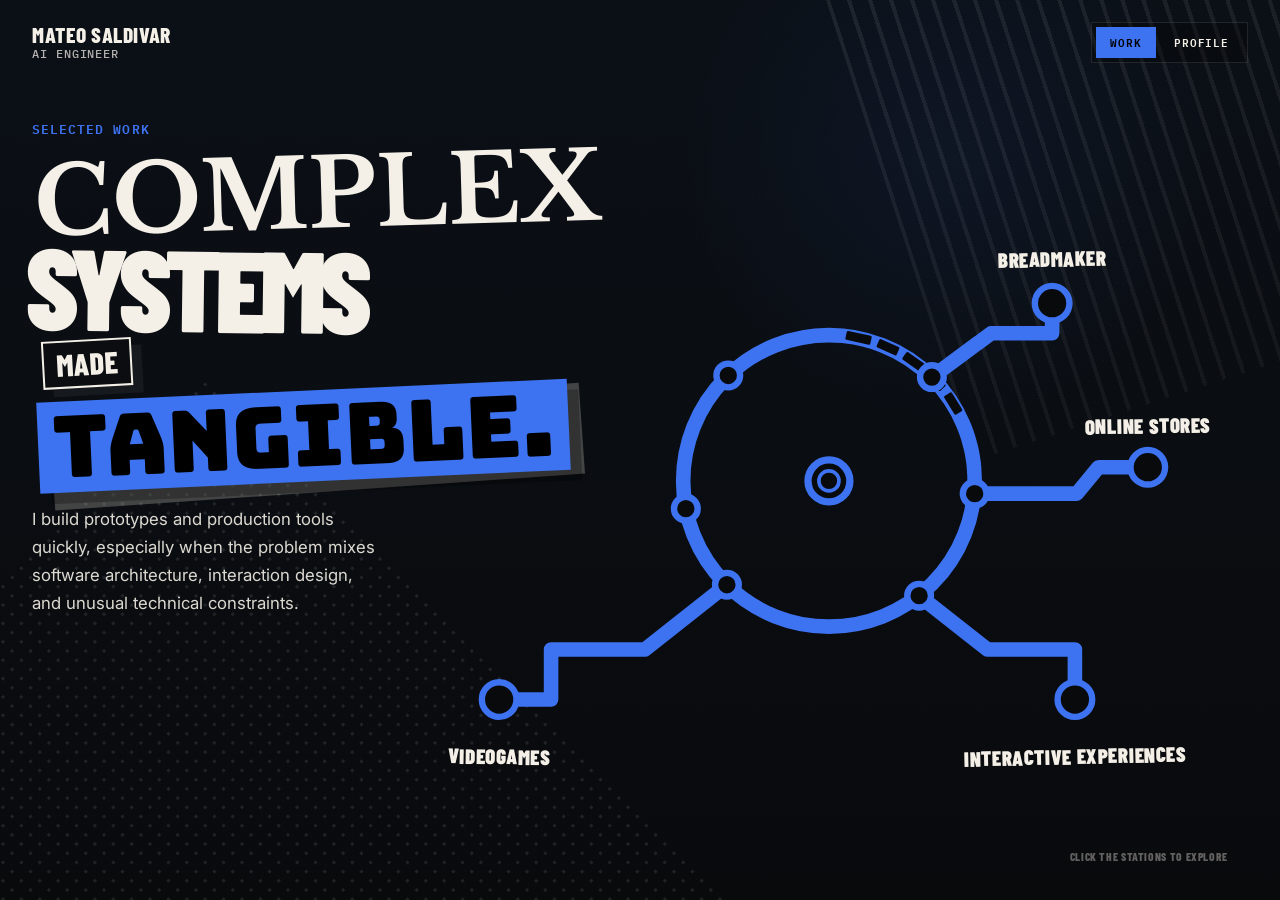
<file: index.html>
<!doctype html>
<html lang="en">
<head>
  <meta charset="utf-8" />
  <meta name="viewport" content="width=device-width, initial-scale=1" />
  <meta name="theme-color" content="#090a0c" />
  <meta name="description" content="Mateo Saldivar — AI engineer portfolio." />
  <link rel="canonical" href="https://pentaenix.github.io/prototypes/" />
  <meta property="og:url" content="https://pentaenix.github.io/prototypes/" />
  <title>Mateo Saldivar — AI Engineer</title>
  <link rel="preconnect" href="https://fonts.googleapis.com">
  <link rel="preconnect" href="https://fonts.gstatic.com" crossorigin>
  <link href="https://fonts.googleapis.com/css2?family=Barlow+Condensed:wght@700;800;900&family=Bungee&family=IBM+Plex+Mono:wght@400;500;600&family=Inter:wght@400;500;600;700&family=Libre+Baskerville:wght@700&display=swap" rel="stylesheet">
  <link rel="stylesheet" href="./styles.css" />
</head>
<body>
  <main class="shell" id="shell" data-mode="home">
    <div class="background" aria-hidden="true">
      <div class="background__plane"></div>
      <div class="background__grain"></div>
      
      <div class="background__dots"></div>
      <div class="background__lines"></div>
    </div>

    <header class="topbar">
      <a class="brand" href="#" aria-label="Mateo Saldivar home">
        <span class="brand__name">MATEO SALDIVAR</span>
        <span class="brand__role">AI ENGINEER</span>
      </a>
      <nav class="nav" aria-label="Primary">
        <button class="nav__item is-active" id="nav-work" type="button">WORK</button>
        <button class="nav__item" id="nav-profile" type="button" aria-expanded="false" aria-controls="profile-panel">PROFILE</button>
      </nav>
    </header>

    <section class="hero">
      <div class="hero__copy">
        <p class="eyebrow">SELECTED WORK</p>
        <h1 class="hero-title" aria-label="Complex systems made tangible.">
          <span class="hero-title__serif">COMPLEX</span>
          <span class="hero-title__block">SYSTEMS</span>
          <span class="hero-title__made">MADE</span>
          <span class="hero-title__accent-wrap"><span class="hero-title__accent-shadow" aria-hidden="true"></span><span class="hero-title__accent">TANGIBLE.</span></span>
        </h1>
        <p class="hero__lede">I build prototypes and production tools quickly, especially when the problem mixes software architecture, interaction design, and unusual technical constraints.</p>
      </div>

      <section class="workbench" id="work-map" aria-label="Portfolio metro map">
        <div class="map-stage" id="map-stage">
          <svg class="metro-map__svg" viewBox="0 0 1000 760" aria-hidden="true">
            <g id="metro-base"></g>
            <g id="metro-selection"></g>
            <g id="metro-train-layer"></g>
            <g id="metro-masks"></g>
            <g id="metro-rings"></g>
            <g id="metro-labels"></g>
          </svg>
          <div class="metro-map__hotspots" id="metro-hotspots"></div>
          <div class="metro-tooltip" id="metro-tooltip" aria-hidden="true">
            <span class="metro-tooltip__title" id="tooltip-title"></span>
            <span class="metro-tooltip__subtitle" id="tooltip-subtitle"></span>
          </div>
          <p class="map-hint" aria-hidden="true">CLICK THE STATIONS TO EXPLORE</p>

          <aside class="preview-panel" id="preview-panel" aria-hidden="true">
            <div class="preview-panel__paper preview-panel__paper--back" aria-hidden="true"></div>
            <div class="preview-panel__paper preview-panel__paper--front" aria-hidden="true"></div>
            <button class="preview-panel__close" id="preview-close" type="button" aria-label="Close preview">×</button>
            <span class="preview-panel__kicker" id="preview-kicker"></span>
            <h2 class="preview-panel__title" id="preview-title"></h2>
            <div class="preview-panel__image" id="preview-image"></div>
            <p class="preview-panel__description" id="preview-description"></p>
            <button class="preview-panel__enter" id="preview-enter" type="button">
              <span>ENTER SECTION</span><span aria-hidden="true">↗</span>
            </button>
          </aside>
        </div>
      </section>
    </section>
  </main>

  <div class="profile-overlay" id="profile-overlay" aria-hidden="true">
    <button class="profile-overlay__backdrop" id="profile-backdrop" type="button" aria-label="Close profile"></button>
    <aside class="profile-panel" id="profile-panel" role="dialog" aria-modal="true" aria-labelledby="profile-title">
      <div class="profile-panel__shadow" aria-hidden="true"></div>
      <div class="profile-panel__paper">
        <button class="profile-panel__close" id="profile-close" type="button" aria-label="Close profile">×</button>
        <p class="profile-panel__kicker">PROFILE</p>
        <h2 id="profile-title">MATEO<br><span>SALDIVAR</span></h2>
        <p class="profile-panel__role">AI ENGINEER / INTERACTIVE SYSTEMS</p>
        <p class="profile-panel__intro">I build working prototypes, internal tools, AI workflows, and interactive systems. I work directly in code, taking ambiguous problems from definition through implementation, iteration, and rollout.</p>
        <p class="profile-panel__intro">My background spans infrastructure and developer tooling, AI training and evaluation systems, gameplay AI, editor tools, web products, and game prototypes across Python, TypeScript, C#, C++, Unity, Unreal, and cloud platforms.</p>
        <div class="profile-panel__proof">
          <span>GAME AI UNCOVERED</span>
          <strong>CONTRIBUTING AUTHOR · VOLUMES 4, 5 &amp; 6</strong>
          <small>Utility AI · LLM-driven NPC behavior · believable animal behavior</small>
        </div>
        <div class="profile-panel__links">
          <a href="https://github.com/pentaenix" target="_blank" rel="noreferrer">GITHUB <span aria-hidden="true">↗</span></a>
          <a href="https://zirodev.itch.io/" target="_blank" rel="noreferrer">ITCH.IO <span aria-hidden="true">↗</span></a>
        </div>
      </div>
    </aside>
  </div>

  <section class="detail-view" id="detail-view" aria-hidden="true">
    <button class="detail-view__return" id="return-detail" type="button"><span aria-hidden="true">↙</span><span>RETURN TO MAP</span></button>
    <div class="detail-view__body">
      <p class="eyebrow">SECTION</p>
      <h2 id="detail-title"></h2>
      <p class="detail-view__statement" id="detail-statement"></p>
      <div class="detail-view__gallery" id="detail-gallery"></div>
    </div>
  </section>

  <div class="project-overlay" id="project-overlay" aria-hidden="true">
    <button class="project-overlay__backdrop" id="project-backdrop" type="button" aria-label="Close project"></button>
    <article class="project-panel" role="dialog" aria-modal="true" aria-labelledby="project-title">
      <div class="project-panel__shadow" aria-hidden="true"></div>
      <div class="project-panel__paper">
        <button class="project-panel__close" id="project-close" type="button" aria-label="Close project">×</button>
        <p class="project-panel__kicker" id="project-kicker"></p>
        <h2 id="project-title"></h2>
        <p class="project-panel__summary" id="project-summary"></p>
        <div class="project-panel__media" id="project-media"></div>
        <div class="project-panel__actions" id="project-actions"></div>
      </div>
    </article>
  </div>

  <div class="media-viewer" id="media-viewer" aria-hidden="true">
    <button class="media-viewer__backdrop" id="media-viewer-backdrop" type="button" aria-label="Close media viewer"></button>
    <div class="media-viewer__stage" role="dialog" aria-modal="true" aria-label="Project media viewer">
      <button class="media-viewer__close" id="media-viewer-close" type="button" aria-label="Close media viewer">×</button>
      <button class="media-viewer__nav media-viewer__nav--prev" id="media-viewer-prev" type="button" aria-label="Previous media">‹</button>
      <div class="media-viewer__content" id="media-viewer-content"></div>
      <button class="media-viewer__nav media-viewer__nav--next" id="media-viewer-next" type="button" aria-label="Next media">›</button>
      <div class="media-viewer__meta">
        <span class="media-viewer__caption" id="media-viewer-caption"></span>
        <span class="media-viewer__count" id="media-viewer-count"></span>
      </div>
    </div>
  </div>

  <div class="strike" id="strike" aria-hidden="true">
    <div class="strike__fill"></div>
    <div class="strike__block strike__block--top"></div>
    <div class="strike__block strike__block--bottom"></div>
    <div class="strike__block strike__block--top-accent"></div>
    <div class="strike__block strike__block--bottom-accent"></div>
    <div class="strike__title" id="strike-title"></div>
  </div>

  <script src="./app.js" defer></script>
</body>
</html>
</file>
<file: styles.css>
:root {
  --bg: #090a0c;
  --paper: #f4f0e7;
  --muted: rgba(244,240,231,.72);
  --signal: #3d73f1;
  --transition: #000000;
  --transition-text: #ffffff;
  --edge: rgba(255,255,255,.1);
  --display: 'Barlow Condensed', Impact, sans-serif;
  --display-track: .045em;
  --serif: 'Libre Baskerville', Georgia, serif;
  --body: 'Inter', system-ui, sans-serif;
  --mono: 'IBM Plex Mono', monospace;
  --accent: 'Bungee', 'Barlow Condensed', sans-serif;
  --ease: cubic-bezier(.22,.76,.18,1);
  --impact: cubic-bezier(.2,.9,.12,1);
  color-scheme: dark;
}

* { box-sizing: border-box; }
html, body { width: 100%; height: 100%; margin: 0; overflow: hidden; background: var(--bg); color: var(--paper); font-family: var(--body); }
a { color: inherit; text-decoration: none; }
button { font: inherit; }

.shell { position: relative; min-height: 100vh; overflow: hidden; isolation: isolate; }
.background { position: absolute; inset: 0; pointer-events: none; }
.background__plane {
  position: absolute; inset: 0;
  background:
    radial-gradient(circle at 74% 18%, rgba(61,115,241,.07), transparent 22%),
    linear-gradient(180deg, #0b1017 0%, #090a0c 100%);
}
.background__grain {
  position: absolute; inset: 0;
  background-image: radial-gradient(rgba(255,255,255,.06) 1.25px, transparent 1.25px);
  background-size: 7px 7px;
  opacity: .08;
}
.background__dots {
  position: absolute; left: -13vw; bottom: -29vw;
  width: min(58vw, 790px); height: min(58vw, 790px);
  transform: rotate(45deg);
  opacity: .22;
  background-image: radial-gradient(rgba(255,255,255,.42) 1.55px, transparent 1.55px);
  background-size: 13px 13px;
}
.background__lines {
  position: absolute; right: -14vw; top: -16vw;
  width: min(46vw, 620px); height: min(46vw, 620px);
  transform: rotate(-18deg);
  opacity: .2;
  background: repeating-linear-gradient(90deg, rgba(255,255,255,.44) 0 4px, transparent 4px 20px);
  mask-image: linear-gradient(180deg, rgba(0,0,0,.95), rgba(0,0,0,.5));
}

.topbar {
  position: relative; z-index: 10;
  display: flex; justify-content: space-between; align-items: center;
  padding: 22px 32px;
}
.brand { display: grid; gap: 4px; }
.brand__name { font: 800 1.34rem/.85 var(--display); letter-spacing: .03em; }
.brand__role { font: 500 .72rem/1 var(--mono); letter-spacing: .08em; color: var(--muted); }
.nav { display: inline-flex; gap: 4px; border: 1px solid var(--edge); background: rgba(0,0,0,.28); padding: 4px; }
.nav__item { padding: 10px 14px; border: 0; background: transparent; color: var(--paper); font: 600 .68rem/1 var(--mono); letter-spacing: .08em; cursor: pointer; }
.nav__item:hover { background: rgba(255,255,255,.07); }
.nav__item.is-active { background: var(--signal); color: #000; }

.hero {
  position: relative; z-index: 1;
  max-width: 1580px; height: calc(100vh - 88px); margin: 0 auto;
  padding: 18px 32px 28px;
  display: grid; grid-template-columns: minmax(360px,450px) minmax(0,1fr);
  gap: 0; align-items: center;
}
.hero__copy { position: relative; z-index: 5; align-self: start; padding-top: 20px; }
.eyebrow { margin: 0 0 16px; color: var(--signal); font: 600 .82rem/1 var(--mono); letter-spacing: .08em; }
.hero-title { display: grid; gap: 2px; margin: 0; text-transform: uppercase; }
.hero-title__serif { font: 700 clamp(3.4rem,7.4vw,6rem)/.92 var(--serif); transform: rotate(-1.7deg) translateX(2px); }
.hero-title__block { font: 900 clamp(4.4rem,9.4vw,7.2rem)/.82 var(--display); letter-spacing: -.055em; transform: rotate(.7deg) translateX(-6px); }
.hero-title__made {
  justify-self: start; padding: 7px 12px 6px;
  border: 2px solid var(--paper); background: #0b0d10;
  font: 800 clamp(1.3rem,2.4vw,1.92rem)/1 var(--display);
  transform: rotate(-3.2deg) translate(10px,2px);
  box-shadow: 10px 8px 0 rgba(255,255,255,.05);
}
.hero-title__accent-wrap {
  position: relative; justify-self: start; display: inline-grid;
  margin-top: 4px; transform: rotate(-2.6deg) translateX(6px);
  isolation: isolate;
}
.hero-title__accent-shadow {
  position: absolute; inset: 0;
  background: rgba(244,240,231,.24);
  transform: translate(13px,11px) rotate(-1.4deg);
  z-index: 0;
  pointer-events: none;
}
.hero-title__accent {
  position: relative; z-index: 1;
  display: block; padding: .08em .17em .06em;
  background: var(--signal); color: #000;
  font: 400 clamp(3.15rem,7.1vw,5.35rem)/.92 var(--accent);
  box-shadow: 11px 11px 0 rgba(0,0,0,.26);
}
.hero__lede { max-width: 32ch; margin: 24px 0 0; color: rgba(244,240,231,.9); font-size: 1.05rem; line-height: 1.66; }

.workbench {
  position: relative; height: min(86vh,840px);
  display: flex; align-items: center; justify-content: center;
  margin-left: -145px;
}
.map-stage { position: relative; width: min(100%,1130px); height: min(86vh,840px); }
.metro-map__svg { display: block; width: 100%; height: 100%; overflow: visible; }
.metro-map__hotspots { position: absolute; inset: 0; pointer-events: none; }

.metro-loop, .metro-branch {
  fill: none; stroke: var(--signal); stroke-width: 16;
  stroke-linecap: round; stroke-linejoin: round;
}
.selection-path {
  fill: none; stroke: var(--signal); stroke-width: 18;
  stroke-linecap: round; stroke-linejoin: round;
  filter: drop-shadow(0 0 7px rgba(61,115,241,.22));
}
.station-mask, .node-mask, .hub-mask { fill: var(--bg); }
.station-ring, .node-ring, .hub-ring, .hub-inner-ring { fill: none; stroke: var(--signal); }
.station-ring, .node-ring { stroke-width: 7; }
.hub-ring { stroke-width: 8; }
.hub-inner-ring { stroke-width: 4; }
.station-node.is-selected .station-ring { stroke-width: 9; }
.station-hit-svg { fill: transparent; stroke: none; cursor: pointer; pointer-events: all; outline: none; }
.station-hit-svg:focus-visible { stroke: rgba(255,255,255,.65); stroke-width: 2; }
.metro-label { overflow: visible; pointer-events: all; cursor: pointer; outline: none; }
.metro-label-html {
  width: 100%; height: 100%;
  display: flex; align-items: center; justify-content: center;
  color: var(--paper);
  font-family: var(--display); font-weight: 900;
  letter-spacing: .025em; font-size: 23px;
  line-height: .95;
  white-space: nowrap;
}
.metro-label.is-selected .metro-label-html,
.metro-label.is-hover .metro-label-html { color: var(--paper); }
.label-char { display: inline-block; transform-origin: 50% 100%; }
.metro-label.is-arriving .label-char {
  animation: labelHop .26s cubic-bezier(.2,.8,.2,1) both;
  animation-delay: calc(var(--i) * 18ms);
}
@keyframes labelHop {
  0%,100% { transform: translateY(0) scaleY(1); }
  42% { transform: translateY(-10px) scaleY(1.04); }
  68% { transform: translateY(1px) scaleY(.98); }
}
.train-car { fill: #090a0c; }
.train-car--lead { width: 28px; }

.metro-tooltip {
  position: absolute; z-index: 8;
  min-width: 190px; max-width: 230px;
  padding: 10px 12px;
  border: 1px solid rgba(61,115,241,.48);
  background: rgba(9,10,12,.96);
  opacity: 0; pointer-events: none;
  transform: translate(-50%,-50%) scale(.96);
  transition: opacity .16s ease, transform .16s ease;
}
.metro-tooltip.is-visible { opacity: 1; transform: translate(-50%,-50%) scale(1); }
.metro-tooltip[data-side='top'] { margin-top: -58px; }
.metro-tooltip[data-side='bottom'] { margin-top: 58px; }
.metro-tooltip__title { display: block; font: 800 .92rem/1 var(--display); letter-spacing: .04em; }
.metro-tooltip__subtitle { display: block; margin-top: 6px; color: rgba(244,240,231,.7); font: 500 .72rem/1.3 var(--body); }
.map-hint {
  position: absolute; right: 20px; bottom: 14px; z-index: 6;
  margin: 0; color: rgba(244,240,231,.38);
  font: 800 .72rem/1 var(--display); letter-spacing: .055em;
  text-transform: uppercase; pointer-events: none;
  transition: opacity .18s ease;
}
.workbench.has-preview .map-hint { opacity: 0; }


 .preview-panel[hidden] { display: none !important; }
.preview-panel {
  position: absolute; right: 18px; bottom: 10px; z-index: 12;
  width: min(390px,43%); padding: 24px 26px 24px;
  background: transparent; color: #090a0c;
  isolation: isolate;
  transform: translate(125%,125%) rotate(-9deg);
  pointer-events: none;
  will-change: transform;
}
.workbench.has-preview .preview-panel {
  transform: translate(0,0) rotate(-1.8deg);
  pointer-events: auto;
  animation: paperSlapIn .34s both;
}
.preview-panel.is-closing {
  pointer-events: none;
  animation: paperRipOut .22s both;
}
.preview-panel__paper { position: absolute; pointer-events: none; }
.preview-panel__paper--back {
  inset: 16px -16px -16px 16px;
  z-index: 0;
  background: var(--signal);
  clip-path: polygon(4% 0,100% 0,100% 91%,95% 100%,0 100%,0 7%);
  transform: rotate(1.8deg);
  transform-origin: center;
  will-change: transform;
}
.workbench.has-preview .preview-panel__paper--back { animation: paperBackSettle .38s both; }
.preview-panel.is-closing .preview-panel__paper--back { animation: paperBackChase .24s both; }
.preview-panel__paper--front {
  inset: 0;
  z-index: 1;
  height: auto;
  background: var(--paper);
  clip-path: polygon(4% 0,100% 0,100% 91%,95% 100%,0 100%,0 7%);
  transform: none;
  box-shadow: 18px 20px 0 rgba(0,0,0,.3);
}
.preview-panel > :not(.preview-panel__paper) { position: relative; z-index: 2; }
.preview-panel__close {
  position: absolute !important; right: 18px; top: 18px; z-index: 3 !important;
  width: auto; height: auto; padding: 0;
  border: 0; border-radius: 0;
  background: transparent; color: #090a0c;
  font: 900 1.48rem/.9 var(--display); cursor: pointer;
  transform: rotate(6deg);
  transition: transform .14s ease;
}
.preview-panel__close:hover { background: transparent; color: #090a0c; transform: rotate(-5deg) scale(1.08); }
.preview-panel__kicker {
  display: inline-block; padding: 6px 9px;
  border: 0; background: #090a0c; color: var(--paper);
  font: 700 .66rem/1 var(--mono); letter-spacing: .1em;
}
.preview-panel__title {
  margin: 18px 46px 0 0;
  font: 900 clamp(2.5rem,3.7vw,3.7rem)/.8 var(--display);
  letter-spacing: -.035em; text-transform: uppercase;
  transform: rotate(-1.2deg); transform-origin: left center;
}
.preview-panel__image {
  margin-top: 18px; overflow: hidden; background: transparent;
  border: 0;
}
.preview-visual {
  width: 100%; aspect-ratio: 16/9;
  border: 0; background: transparent;
  overflow: hidden;
}
.preview-visual img, .preview-visual video {
  display: block; width: 100%; height: 100%;
  object-fit: cover; object-position: center center;
  background: transparent; border: 0; outline: 0;
}
.preview-visual--placeholder { display: grid; place-content: center; gap: 14px; padding: 18px; text-align: center; }
.preview-visual__badge { justify-self: center; display: inline-flex; padding: 5px 7px; background: var(--signal); font: 700 .58rem/1 var(--mono); letter-spacing: .08em; }
.preview-visual--placeholder strong { font: 800 .9rem/1.3 var(--mono); max-width: 24ch; }
.preview-panel__description { margin: 17px 0 0; line-height: 1.5; color: rgba(9,10,12,.82); }
.preview-panel__enter {
  position: relative; display: flex; align-items: center; justify-content: space-between;
  overflow: hidden; width: 100%; margin-top: 17px; padding: 14px 16px;
  border: 2px solid #090a0c; background: #fff; color: #090a0c;
  font: 700 .76rem/1 var(--mono); letter-spacing: .08em; cursor: pointer;
}
.preview-panel__enter::before {
  content: ''; position: absolute; inset: 0 auto 0 0;
  width: 0; background: #090a0c; transition: width .3s var(--ease); z-index: 0;
}
.preview-panel__enter span { position: relative; z-index: 1; }
.preview-panel__enter:hover { color: #fff; }
.preview-panel__enter:hover::before { width: 100%; }


/* Shared paper motion: attack -> overshoot -> counter-rotate -> settle. */
@keyframes paperSlapIn {
  0% { transform: translate(130%,130%) rotate(-10deg); }
  55% { transform: translate(-20px,-14px) rotate(2.2deg); }
  78% { transform: translate(6px,4px) rotate(-3.2deg); }
  100% { transform: translate(0,0) rotate(-1.8deg); }
}
@keyframes paperSlapInCentered {
  0% { transform: translate(128%,-48%) rotate(10deg); }
  55% { transform: translate(-20px,-52%) rotate(1.8deg); }
  78% { transform: translate(6px,-49.5%) rotate(-3.3deg); }
  100% { transform: translate(0,-50%) rotate(-1.8deg); }
}
@keyframes paperSlapInProject {
  0% { transform: translate(126%,-47%) rotate(9deg); }
  55% { transform: translate(-22px,-52%) rotate(1.6deg); }
  78% { transform: translate(7px,-49.5%) rotate(-2.7deg); }
  100% { transform: translate(0,-50%) rotate(-1.15deg); }
}
@keyframes paperBackSettle {
  0% { transform: translate(-28px,-18px) rotate(8deg) scale(1.035); }
  48% { transform: translate(12px,8px) rotate(-2.2deg) scale(1.01); }
  78% { transform: translate(-3px,-2px) rotate(2.7deg); }
  100% { transform: translate(0,0) rotate(1.8deg); }
}
@keyframes paperRipOut {
  0% { transform: translate(0,0) rotate(-1.8deg); }
  18% { transform: translate(-7px,-5px) rotate(-3deg); }
  100% { transform: translate(132%,128%) rotate(11deg); }
}
@keyframes paperRipOutCentered {
  0% { transform: translate(0,-50%) rotate(-1.8deg); }
  18% { transform: translate(-8px,-51%) rotate(-3.2deg); }
  100% { transform: translate(130%,-45%) rotate(12deg); }
}
@keyframes paperRipOutProject {
  0% { transform: translate(0,-50%) rotate(-1.15deg); }
  18% { transform: translate(-9px,-51%) rotate(-2.8deg); }
  100% { transform: translate(126%,-45%) rotate(11deg); }
}
@keyframes paperBackChase {
  0%,22% { transform: translate(0,0) rotate(1.8deg); }
  100% { transform: translate(44px,30px) rotate(8deg); }
}

/* Profile overlay: same physical paper/slab language as project tickets. */
.profile-overlay { position: fixed; inset: 0; z-index: 90; visibility: hidden; pointer-events: none; }
.profile-overlay.is-open, .profile-overlay.is-closing { visibility: visible; pointer-events: auto; }
.profile-overlay__backdrop { position: absolute; inset: 0; border: 0; background: rgba(0,0,0,.62); opacity: 0; cursor: default; transition: opacity .18s ease; }
.profile-overlay.is-open .profile-overlay__backdrop { opacity: 1; }
.profile-panel { position: absolute; right: clamp(20px,4vw,70px); top: 50%; width: min(560px,88vw); transform: translate(125%, -50%) rotate(9deg); will-change: transform; }
.profile-overlay.is-open .profile-panel { transform: translate(0,-50%) rotate(-1.8deg); animation: paperSlapInCentered .34s both; }
.profile-overlay.is-closing .profile-panel { animation: paperRipOutCentered .22s both; }
.profile-overlay.is-open .profile-panel__shadow { animation: paperBackSettle .38s both; }
.profile-overlay.is-closing .profile-panel__shadow { animation: paperBackChase .24s both; }
.profile-panel__shadow { position: absolute; inset: 16px -16px -16px 16px; background: var(--signal); clip-path: polygon(4% 0,100% 0,100% 91%,95% 100%,0 100%,0 7%); transform: rotate(1.8deg); }
.profile-panel__paper { position: relative; padding: 30px 34px 32px; background: var(--paper); color: #090a0c; clip-path: polygon(4% 0,100% 0,100% 91%,95% 100%,0 100%,0 7%); box-shadow: 18px 20px 0 rgba(0,0,0,.3); }
.profile-panel__close { position: absolute; right: 18px; top: 18px; width: 38px; height: 38px; border: 2px solid #090a0c; border-radius: 999px; background: transparent; color: #090a0c; font: 800 1.15rem/1 var(--display); cursor: pointer; transform: rotate(9deg); }
.profile-panel__close:hover { background: #090a0c; color: var(--paper); transform: rotate(-8deg) scale(1.05); }
.profile-panel__kicker { display: inline-block; margin: 0; padding: 6px 9px; background: #090a0c; color: var(--paper); font: 700 .68rem/1 var(--mono); letter-spacing: .1em; }
.profile-panel h2 { margin: 18px 0 0; font: 900 clamp(3.4rem,6vw,5.6rem)/.72 var(--display); letter-spacing: -.045em; text-transform: uppercase; transform: rotate(-1.2deg); }
.profile-panel h2 span { color: var(--signal); }
.profile-panel__role { margin: 22px 0 0; font: 700 .78rem/1.2 var(--mono); letter-spacing: .07em; }
.profile-panel__intro { margin: 15px 0 0; max-width: 54ch; font-size: .98rem; line-height: 1.55; color: rgba(9,10,12,.82); }
.profile-panel__proof { margin-top: 22px; padding: 14px 16px 15px; border: 2px solid #090a0c; background: #fff; transform: rotate(.5deg); }
.profile-panel__proof span { display: block; font: 700 .62rem/1 var(--mono); letter-spacing: .08em; }
.profile-panel__proof strong { display: block; margin-top: 7px; font: 900 1.18rem/.95 var(--display); letter-spacing: .015em; }
.profile-panel__proof small { display: block; margin-top: 8px; font: 500 .7rem/1.4 var(--mono); }
.profile-panel__links { display: grid; grid-template-columns: 1fr 1fr; gap: 10px; margin-top: 18px; }
.profile-panel__links a { display: flex; justify-content: space-between; align-items: center; padding: 13px 14px; border: 2px solid #090a0c; background: #090a0c; color: #fff; font: 700 .72rem/1 var(--mono); letter-spacing: .08em; transition: transform .16s ease, background .16s ease, color .16s ease; }
.profile-panel__links a:hover { background: var(--signal); color: #090a0c; transform: translateY(-2px); }

.detail-view {
  position: fixed; inset: 0; z-index: 60;
  background: rgba(9,10,12,.98);
  opacity: 0; visibility: hidden; pointer-events: none;
}
.detail-view.is-open { opacity: 1; visibility: visible; pointer-events: auto; }
.detail-view__return {
  position: absolute; left: 30px; top: 26px; z-index: 3;
  border: 1px solid var(--edge); background: #11151b; color: var(--paper);
  padding: 10px 12px; font: 600 .7rem/1 var(--mono); letter-spacing: .06em; cursor: pointer;
}
.detail-view__body {
  width: min(1380px,100%); height: 100%; overflow: auto; margin: auto;
  padding: 110px 44px 44px;
  display: grid; grid-template-columns: minmax(260px,.44fr) minmax(0,1fr); gap: 26px;
}
.detail-view h2 { margin: 0; font: 400 clamp(3rem,6vw,5rem)/.88 var(--accent); }
.detail-view__statement { margin: 0; max-width: 42ch; color: rgba(244,240,231,.82); line-height: 1.6; }
.detail-view__gallery { grid-column: 1/-1; display: grid; grid-template-columns: repeat(2,minmax(0,1fr)); gap: 14px; }
.asset-link { display: block; }
.asset-card {
  position: relative; overflow: hidden; min-height: 118px;
  border: 2px solid #000; background: #fff; color: #000;
}
.asset-media { width: 100%; aspect-ratio: 16/9; overflow: hidden; background: #fff; }
.asset-media img, .asset-media video { display: block; width: 100%; height: 100%; object-fit: cover; object-position: center; }
.asset-card figcaption { display: flex; align-items: center; gap: 10px; padding: 10px 12px; }
.asset-card__badge { display: inline-flex; padding: 5px 7px; background: var(--signal); font: 700 .6rem/1 var(--mono); letter-spacing: .07em; }
.asset-card figcaption span:nth-child(2), .asset-card strong { font: 700 .74rem/1.3 var(--mono); }
.asset-card__open { margin-left: auto; font: 700 .64rem/1 var(--mono); }
.asset-card--placeholder { display: grid; place-content: center; gap: 10px; padding: 28px 16px; text-align: center; }

/* Section pages are project indexes. Each card opens a focused project view. */
.detail-view__gallery { grid-column: 1/-1; display: grid; grid-template-columns: repeat(2,minmax(0,1fr)); gap: 16px; }
.project-card {
  display: grid; grid-template-columns: minmax(0,1.05fr) minmax(220px,.95fr);
  min-height: 250px; padding: 0; overflow: hidden;
  border: 0; background: var(--paper); color: #090a0c;
  text-align: left; cursor: pointer;
  clip-path: polygon(0 0,97% 0,100% 8%,100% 100%,4% 100%,0 92%);
  transition: transform .18s ease;
}
.project-card:hover { transform: translateY(-4px) rotate(-.35deg); }
.project-card__media { min-height: 240px; overflow: hidden; background: #0c0d0f; }
.project-card__media img, .project-card__media video { display: block; width: 100%; height: 100%; min-height: 240px; object-fit: cover; object-position: center; }
.project-card__body { display: flex; flex-direction: column; padding: 22px 22px 20px; }
.project-card__kicker { align-self: flex-start; padding: 5px 7px; background: var(--signal); color: #071126; font: 700 .6rem/1 var(--mono); letter-spacing: .08em; }
.project-card h3 { margin: 15px 0 0; font: 800 clamp(1.58rem,2.75vw,2.32rem)/.92 var(--display); letter-spacing: var(--display-track); }
.project-card p { margin: 14px 0 20px; font-size: .9rem; line-height: 1.5; color: rgba(9,10,12,.76); }
.project-card__open { margin-top: auto; display: flex; align-items: center; justify-content: space-between; padding-top: 13px; border-top: 2px solid #090a0c; font: 700 .68rem/1 var(--mono); letter-spacing: .08em; }
.project-card__open b { font-size: 1rem; }

.project-overlay { position: fixed; inset: 0; z-index: 82; visibility: hidden; pointer-events: none; }
.project-overlay.is-open, .project-overlay.is-closing { visibility: visible; pointer-events: auto; }
.project-overlay__backdrop {
  position: absolute; inset: 0; border: 0; background: rgba(0,0,0,.64);
  opacity: 0; transition: opacity .18s ease; cursor: default;
}
.project-overlay.is-open .project-overlay__backdrop { opacity: 1; }
.project-panel {
  position: absolute; right: clamp(20px,4vw,70px); top: 50%;
  width: min(900px,90vw); max-height: 90vh;
  transform: translate(122%,-50%) rotate(8deg);
  will-change: transform;
}
.project-overlay.is-open .project-panel { transform: translate(0,-50%) rotate(-1.15deg); animation: paperSlapInProject .34s both; }
.project-overlay.is-closing .project-panel { animation: paperRipOutProject .22s both; }
.project-overlay.is-open .project-panel__shadow { animation: paperBackSettle .38s both; }
.project-overlay.is-closing .project-panel__shadow { animation: paperBackChase .24s both; }
.project-panel__shadow {
  position: absolute;
  inset: 16px -16px -16px 16px;
  z-index: 0;
  background: var(--signal);
  clip-path: polygon(4% 0,100% 0,100% 91%,95% 100%,0 100%,0 7%);
  transform: rotate(1.8deg);
  transform-origin: center;
}
.project-panel__paper {
  position: relative;
  z-index: 1;
  max-height: 88vh;
  overflow: auto;
  padding: 30px 34px 34px;
  background: var(--paper);
  color: #090a0c;
  clip-path: polygon(4% 0,100% 0,100% 91%,95% 100%,0 100%,0 7%);
  box-shadow: 18px 20px 0 rgba(0,0,0,.3);
  scrollbar-width: thin;
}
.project-panel__close {
  position: absolute; right: 20px; top: 17px;
  border: 0; padding: 0; background: transparent; color: #090a0c;
  font: 900 1.65rem/.9 var(--display); cursor: pointer;
  transform: rotate(6deg); transition: transform .16s ease;
}
.project-panel__close:hover { transform: rotate(-6deg) scale(1.1); }
.project-panel__kicker {
  display: inline-block; margin: 0; padding: 6px 9px;
  background: #090a0c; color: var(--paper);
  font: 700 .66rem/1 var(--mono); letter-spacing: .1em;
}
.project-panel h2 {
  margin: 18px 58px 0 0;
  font: 800 clamp(2.72rem,5.45vw,4.9rem)/.82 var(--display);
  letter-spacing: var(--display-track); text-transform: uppercase;
  transform: rotate(-.8deg); transform-origin: left center;
}
.project-panel__summary {
  max-width: 68ch; margin: 20px 0 0;
  font-size: .98rem; line-height: 1.56; color: rgba(9,10,12,.82);
}
.project-panel__media {
  display: grid; grid-template-columns: repeat(2,minmax(0,1fr));
  gap: 16px; margin-top: 24px;
}
.project-media-item { margin: 0; min-width: 0; }
.project-media-item__frame {
  width: 100%; aspect-ratio: 16/9; overflow: hidden;
  background: #090a0c;
}
.project-media-item__frame img,
.project-media-item__frame video {
  display: block; width: 100%; height: 100%;
  object-fit: cover; object-position: center; border: 0;
}
.project-media-item figcaption {
  padding: 8px 1px 0;
  font: 600 .66rem/1.35 var(--mono); color: rgba(9,10,12,.66);
}
.project-panel__actions { margin-top: 22px; }
.project-panel__actions:empty { display: none; }
.project-panel__actions a {
  display: inline-flex; align-items: center; justify-content: space-between;
  min-width: 210px; gap: 24px; padding: 13px 15px;
  border: 2px solid #090a0c; background: #090a0c; color: #fff;
  font: 700 .72rem/1 var(--mono); letter-spacing: .08em;
  transition: background .16s ease,color .16s ease,transform .16s ease;
}
.project-panel__actions a:hover { background: var(--signal); color: #071126; transform: translateY(-2px); }

.strike {
  position: fixed;
  inset: 0;
  z-index: 200;
  pointer-events: none;
  visibility: hidden;
  overflow: hidden;
}
.strike.is-active { visibility: visible; }
.strike__fill {
  position: absolute;
  inset: 0;
  background: var(--transition);
  opacity: 0;
}
/*
  Transition bands are real oversized rectangles. JavaScript sizes and angles
  them from the actual viewport diagonal before every transition, so ultrawide,
  standard and portrait screens all preserve the same corner-to-corner sweep.
*/
.strike__block {
  position: absolute;
  background: var(--transition);
  opacity: 1;
  will-change: transform;
  backface-visibility: hidden;
  transform-origin: 50% 50%;
}
.strike__title {
  position: absolute;
  left: 50%;
  top: 50%;
  transform: translate(-50%,-50%) scale(.96);
  opacity: 0;
  color: var(--transition-text);
  white-space: nowrap;
  font: 900 clamp(2.8rem,7vw,6.2rem)/1 var(--display);
  letter-spacing: -.04em;
}

@media (max-width: 1100px) {
  .hero { grid-template-columns: 350px minmax(0,1fr); padding-inline: 18px; }
  .workbench { margin-left: -100px; }
  .preview-panel { width: min(360px,46%); }
}

@media (max-width: 920px) {
  .topbar { padding: 12px 14px; }
  .brand__role { display: none; }
  .nav__item { padding: 8px 10px; font-size: .6rem; }
  .hero {
    height: calc(100svh - 62px);
    padding: 6px 14px 10px;
    grid-template-columns: 1fr;
    grid-template-rows: auto minmax(0,1fr);
    gap: 4px;
    align-items: stretch;
  }
  .hero__copy { max-width: 430px; padding-top: 0; }
  .eyebrow { margin-bottom: 8px; font-size: .68rem; }
  .hero-title__serif { font-size: clamp(2.2rem,11vw,3.3rem); }
  .hero-title__block { font-size: clamp(3rem,15vw,4.5rem); }
  .hero-title__made { font-size: 1rem; padding: 5px 8px 4px; }
  .hero-title__accent { font-size: clamp(2.2rem,12vw,3.5rem); }
  .hero__lede { max-width: 35ch; margin-top: 10px; font-size: .84rem; line-height: 1.4; }
  .workbench { margin-left: 0; width: 100%; height: 100%; min-height: 0; }
  .map-stage { width: 100%; height: 100%; min-height: 0; }
  .metro-map__svg { width: 100%; height: 100%; }
  .metro-label-html { font-size: 21px; }
  .preview-panel { width: min(340px,88vw); right: 3vw; bottom: 2vh; }
  .preview-panel__description { font-size: .88rem; }
}

@media (max-width: 760px) {
  .project-panel { right: 4vw; width: 92vw; }
  .project-panel__paper { max-height: 90svh; padding: 24px 22px 26px; }
  .project-panel h2 { margin-right: 42px; font-size: clamp(2.7rem,13vw,4.4rem); }
  .project-panel h2.title-spaced {
  font-size: clamp(2.3rem,4.8vw,4.15rem);
  font-weight: 800;
  letter-spacing: .075em;
  word-spacing: .14em;
}
.project-panel__summary { font-size: .9rem; line-height: 1.5; }
  .project-panel__media { grid-template-columns: 1fr; gap: 18px; }
  .project-panel__actions a { width: 100%; }
}

@media (max-width: 560px) {
  .nav__item { padding: 7px 8px; font-size: .54rem; }
  .brand__name { font-size: 1.08rem; }
  .hero-title__serif { font-size: 2.25rem; }
  .hero-title__block { font-size: 3.1rem; }
  .hero-title__accent { font-size: 2.45rem; }
  .hero__lede { font-size: .8rem; }
  .metro-label-html { font-size: 20px; }
  .preview-panel { width: min(320px,90vw); padding: 15px 18px 17px; }
  .preview-panel__title { font-size: 2.1rem; }
  .detail-view__body { grid-template-columns: 1fr; padding: 92px 16px 28px; }
  .detail-view__gallery { grid-template-columns: 1fr; }
}

@media (prefers-reduced-motion: reduce) {
  *, *::before, *::after { animation-duration: .001ms !important; transition-duration: .001ms !important; scroll-behavior: auto !important; }
}

@media (max-width:700px){
  .profile-panel{right:5vw;width:90vw;}
  .profile-panel__paper{padding:24px 22px 24px;}
  .profile-panel h2{font-size:clamp(3rem,16vw,4.7rem);}
  .profile-panel__intro{font-size:.9rem;line-height:1.48;}
  .profile-panel__links{grid-template-columns:1fr;}
}

@media (max-width: 760px) {
  .detail-view__gallery { grid-template-columns: 1fr; }
  .project-card { grid-template-columns: 1fr; min-height: 0; }
  .project-card__media, .project-card__media img, .project-card__media video { min-height: 190px; }
  .project-panel { width: calc(100vw - 22px); max-height: 90svh; padding: 24px 18px 26px; }
  .project-panel h2 { margin-right: 34px; }
  .project-panel__media { grid-template-columns: 1fr; }
}

/* Fullscreen project media viewer */
.project-media-item__frame { position: relative; }
.project-media-item__frame--button {
  display: block; padding: 0; border: 0; cursor: zoom-in; text-align: inherit;
}
.project-media-item__frame--button:focus-visible,
.project-media-item__expand:focus-visible { outline: 3px solid var(--signal); outline-offset: 3px; }
.project-media-item__expand {
  position: absolute; right: 8px; top: 8px; z-index: 2;
  width: 34px; height: 34px; border: 2px solid #090a0c;
  background: var(--paper); color: #090a0c; cursor: zoom-in;
  font: 900 .95rem/1 var(--mono);
}
.project-media-item__expand:hover { background: var(--signal); }

.media-viewer {
  position: fixed; inset: 0; z-index: 110; visibility: hidden; pointer-events: none;
}
.media-viewer.is-open { visibility: visible; pointer-events: auto; }
.media-viewer__backdrop {
  position: absolute; inset: 0; border: 0; background: rgba(4,5,7,.94); cursor: zoom-out;
}
.media-viewer__stage {
  position: absolute; inset: 0; display: grid;
  grid-template-columns: minmax(54px,8vw) minmax(0,1fr) minmax(54px,8vw);
  grid-template-rows: minmax(0,1fr) auto;
  align-items: center; padding: clamp(18px,3vw,42px);
}
.media-viewer__content {
  grid-column: 2; grid-row: 1; width: 100%; height: 100%; min-height: 0;
  display: grid; place-items: center;
}
.media-viewer__content img,
.media-viewer__content video {
  display: block; max-width: 100%; max-height: calc(100vh - 120px);
  width: auto; height: auto; object-fit: contain; border: 0; background: transparent;
}
.media-viewer__content video { width: min(100%,1400px); }
.media-viewer__close {
  position: absolute; right: clamp(18px,2vw,32px); top: clamp(14px,2vw,28px); z-index: 3;
  border: 0; background: transparent; color: #fff; cursor: pointer;
  font: 900 2rem/.9 var(--display);
}
.media-viewer__nav {
  position: relative; z-index: 2; align-self: center; justify-self: center;
  width: 52px; height: 72px; border: 0; background: transparent; color: #fff; cursor: pointer;
  font: 500 4rem/.7 var(--display); opacity: .72; transition: opacity .14s ease,transform .14s ease;
}
.media-viewer__nav:hover { opacity: 1; transform: scale(1.08); }
.media-viewer__nav--prev { grid-column: 1; grid-row: 1; }
.media-viewer__nav--next { grid-column: 3; grid-row: 1; }
.media-viewer__meta {
  grid-column: 2; grid-row: 2; display: flex; justify-content: space-between; gap: 20px;
  padding-top: 14px; color: rgba(255,255,255,.82); font: 600 .68rem/1.35 var(--mono);
  letter-spacing: .04em;
}
.media-viewer__count { white-space: nowrap; color: rgba(255,255,255,.56); }
@media (max-width:640px) {
  .media-viewer__stage { grid-template-columns: 42px minmax(0,1fr) 42px; padding: 14px 8px 16px; }
  .media-viewer__nav { width: 40px; font-size: 3rem; }
  .media-viewer__content img,.media-viewer__content video { max-height: calc(100vh - 105px); }
  .media-viewer__meta { padding-inline: 6px; font-size: .6rem; }
}
</file>
